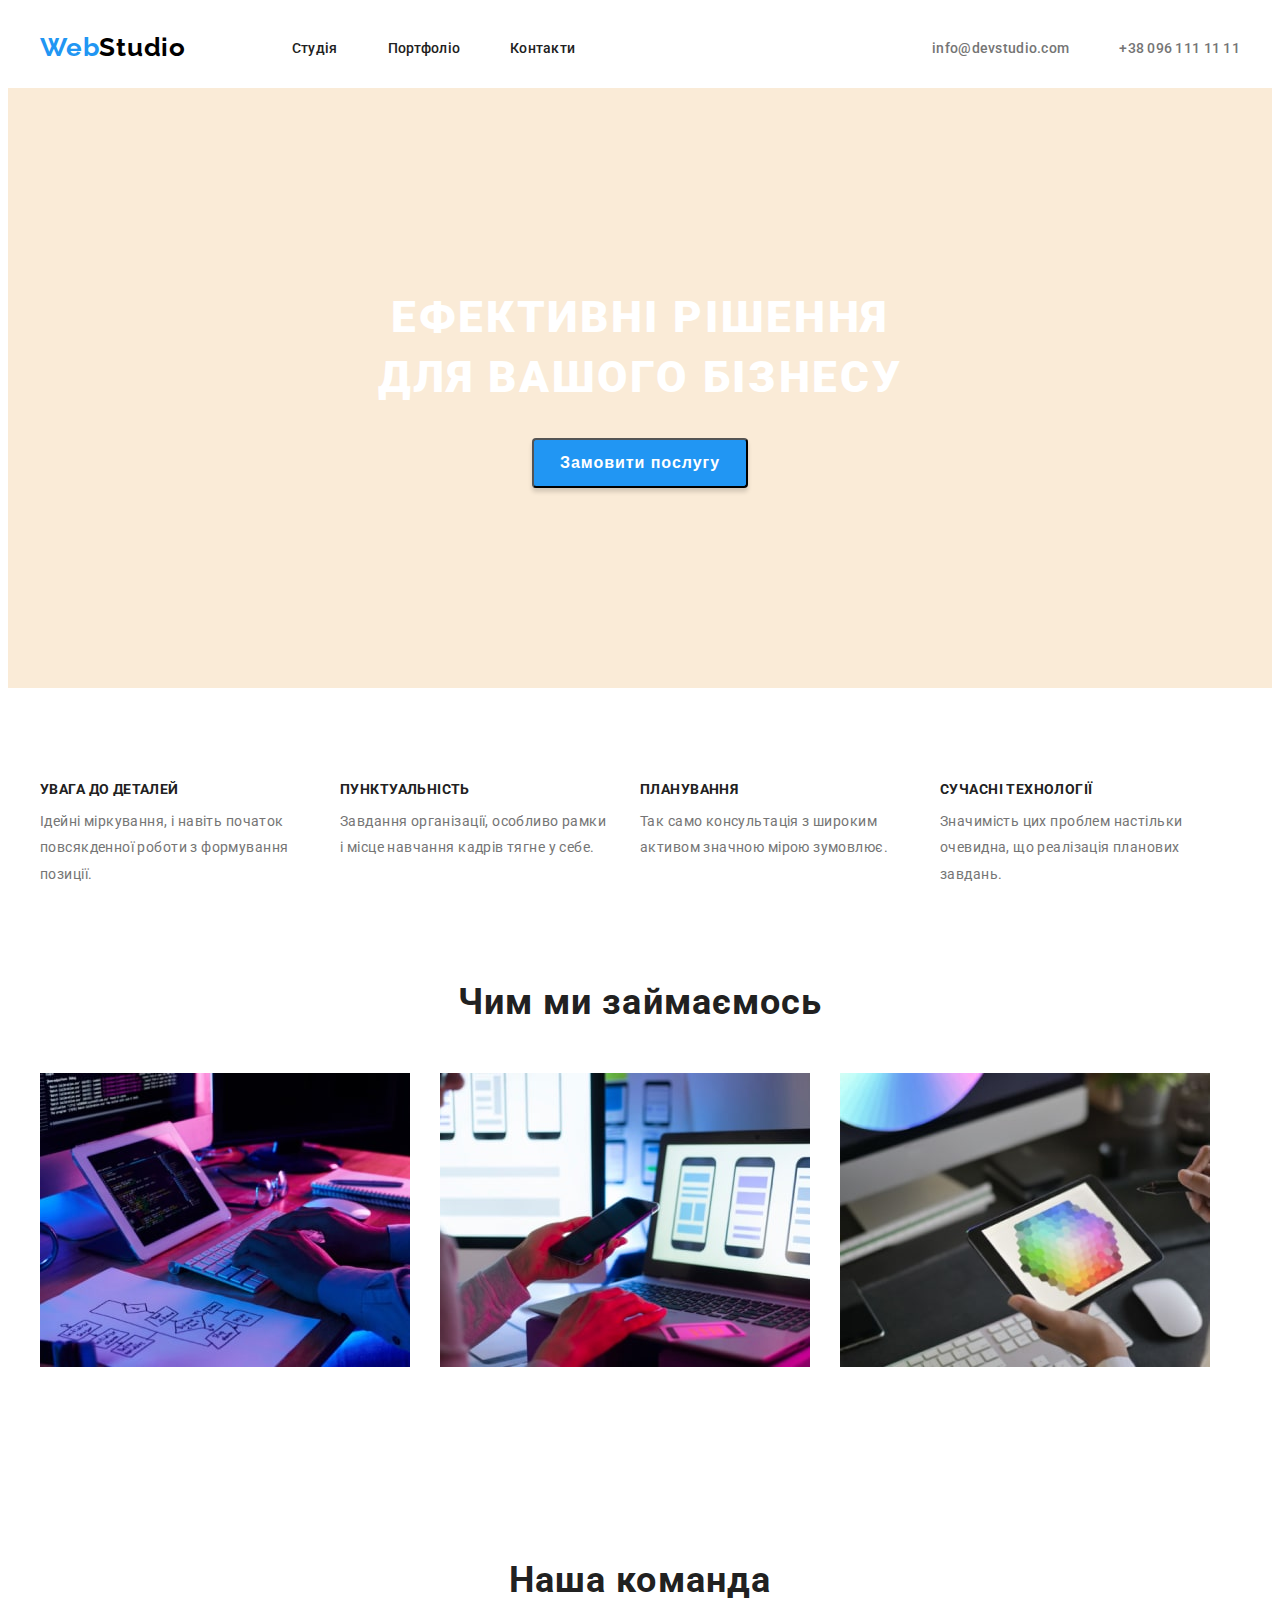
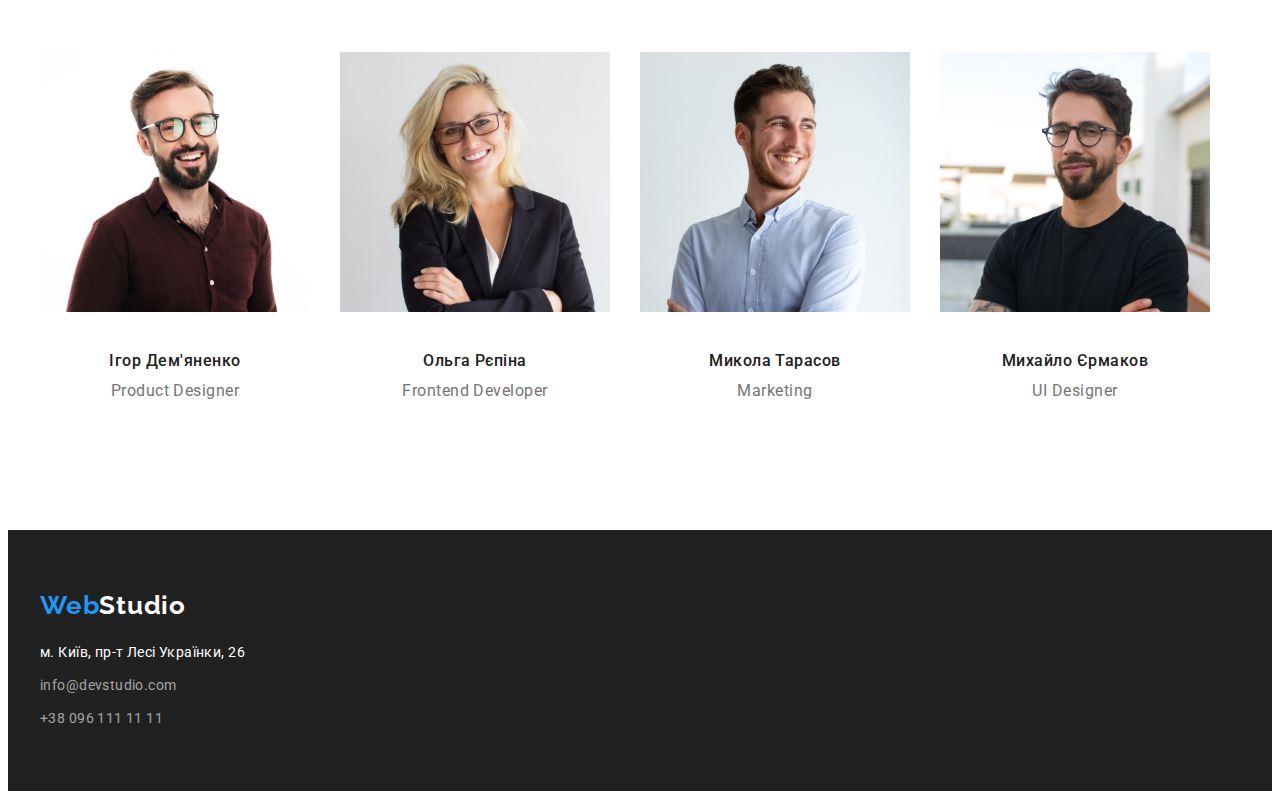
<file: index.html>
<!DOCTYPE html>
<html lang="uk">
  <head>
    <meta charset="UTF-8" />
    <meta http-equiv="X-UA-Compatible" content="IE=edge" />
    <meta name="viewport" content="width=device-width, initial-scale=1.0" />
    <title>WebStudio</title>
    <link
      rel="stylesheet"
      href="https://cdnjs.cloudflare.com/ajax/libs/modern-normalize/1.1.0/modern-normalize.min.css"
      integrity="sha512-wpPYUAdjBVSE4KJnH1VR1HeZfpl1ub8YT/NKx4PuQ5NmX2tKuGu6U/JRp5y+Y8XG2tV+wKQpNHVUX03MfMFn9Q=="
      crossorigin="anonymous"
      referrerpolicy="no-referrer"
    />
    <link rel="preconnect" href="https://fonts.googleapis.com" />
    <link rel="preconnect" href="https://fonts.gstatic.com" crossorigin />
    <link
      href="https://fonts.googleapis.com/css2?family=Raleway:wght@700&family=Roboto:wght@400;500;700;900&display=swap"
      rel="stylesheet"
    />
    <link rel="stylesheet" href="./css/style.css" />
  </head>
  <body>
    <header class="header">
      <div class="container header-container">
        <a class="logo-header link" href="./index.html">
          <span class="logo-web">Web</span>Studio</a
        >
        <nav>
          <ul class="header-list list">
            <li class="header-item">
              <a class="header-link link" href="./index.html">Студія</a>
            </li>
            <li class="header-item">
              <a class="header-link link" href="./portfolio.html">Портфоліо</a>
            </li>
            <li class="header-item">
              <a class="header-link link" href="./contacts.html">Контакти</a>
            </li>
          </ul>
        </nav>
        <ul class="header-contact list">
          <li class="header-tel">
            <a class="header-link-mail link" href="mailto:info@devstudio.com"
              >info@devstudio.com</a
            >
          </li>
          <li class="header-mail">
            <a class="header-link-tel link" href="tel:+380961111111"
              >+38 096 111 11 11</a
            >
          </li>
        </ul>
      </div>
    </header>
    <main>
      <section class="hero">
        <h1 class="hero-caption">
          Ефективні рішення<br />
          для вашого бізнесу
        </h1>
        <button class="hero-btn" type="button">Замовити послугу</button>
      </section>

      <section class="top-skill">
        <div class="container skill-container">
          <!--<h2>Сильні сторони</h2>-->
          <ul class="list skill">
            <li class="skill-item">
              <h3 class="skill-top-text">Увага до деталей</h3>
              <p class="skill-second-text">
                Ідейні міркування, і навіть початок повсякденної роботи з
                формування позиції.
              </p>
            </li>
            <li class="skill-item">
              <h3 class="skill-top-text">Пунктуальність</h3>
              <p class="skill-second-text">
                Завдання організації, особливо рамки і місце навчання кадрів
                тягне у себе.
              </p>
            </li>
            <li class="skill-item">
              <h3 class="skill-top-text">Планування</h3>
              <p class="skill-second-text">
                Так само консультація з широким активом значною мірою зумовлює.
              </p>
            </li>
            <li class="skill-item">
              <h3 class="skill-top-text">Сучасні технології</h3>
              <p class="skill-second-text">
                Значимість цих проблем настільки очевидна, що реалізація
                планових завдань.
              </p>
            </li>
          </ul>
        </div>
      </section>
      <section class="about">
        <div class="container about-container">
          <h2 class="about-caption">Чим ми займаємось</h2>
          <ul class="list about-list">
            <li class="about-link">
              <a href=""
                ><img
                  src="./images/box1.jpg"
                  alt="Програмування на планшеті"
                  width="370"
              /></a>
            </li>
            <li class="about-link">
              <a href=""
                ><img
                  src="./images/box2.jpg"
                  alt="Порівння зі створеним зображенням"
                  width="370"
              /></a>
            </li>
            <li class="about-link">
              <a href=""
                ><img
                  src="./images/box3.jpg"
                  alt="Вибір кольору з палітри на планшеті"
                  width="370"
              /></a>
            </li>
          </ul>
        </div>
      </section>
      <section class="team">
        <h2 class="team-caption">Наша команда</h2>
        <div class="container team-container">
          <ul class="list team-list">
            <li class="team-link">
              <img
                src="./images/igor-dem.jpg"
                alt="Ігор Дем'яненко"
                width="270"
              />
              <div class="key-info">
                <h3 class="team-name">Ігор Дем'яненко</h3>
                <p class="team-position" lang="en">Product Designer</p>
              </div>
            </li>
            <li class="team-link">
              <img src="./images/olga-rep.jpg" alt="Ольга Рєпіна" width="270" />
              <div class="key-info">
                <h3 class="team-name">Ольга Рєпіна</h3>
                <p class="team-position" lang="en">Frontend Developer</p>
              </div>
            </li>
            <li class="team-link">
              <img
                src="./images/mykola-tar.jpg"
                alt="Микола Тарасов"
                width="270"
              />
              <div class="key-info">
                <h3 class="team-name">Микола Тарасов</h3>
                <p class="team-position" lang="en">Marketing</p>
              </div>
            </li>
            <li class="team-link">
              <img
                src="./images/myhailo-erm.jpg"
                alt="Михайло Єрмаков"
                width="270"
              />
              <div class="key-info">
                <h3 class="team-name">Михайло Єрмаков</h3>
                <p class="team-position" lang="en">UI Designer</p>
              </div>
            </li>
          </ul>
        </div>
      </section>
    </main>
    <footer class="footer-style">
      <div class="container footer-container">
        <a class="logo-footer link" href="./index.html"
          ><span class="logo-web">Web</span>Studio</a
        >
        <section class="footer-address">
          <address class="address">
            <p class="address-inform">м. Київ, пр-т Лесі Українки, 26</p>
            <ul class="address-list list">
              <li class="address-contact">
                <a class="address-mail-link" href="mailto:info@devstudio.com"
                  >info@devstudio.com</a
                >
              </li>
              <li>
                <a class="address-tel-link" href="tel:+380961111111"
                  >+38 096 111 11 11</a
                >
              </li>
            </ul>
          </address>
        </section>
      </div>
    </footer>
  </body>
</html>
</file>
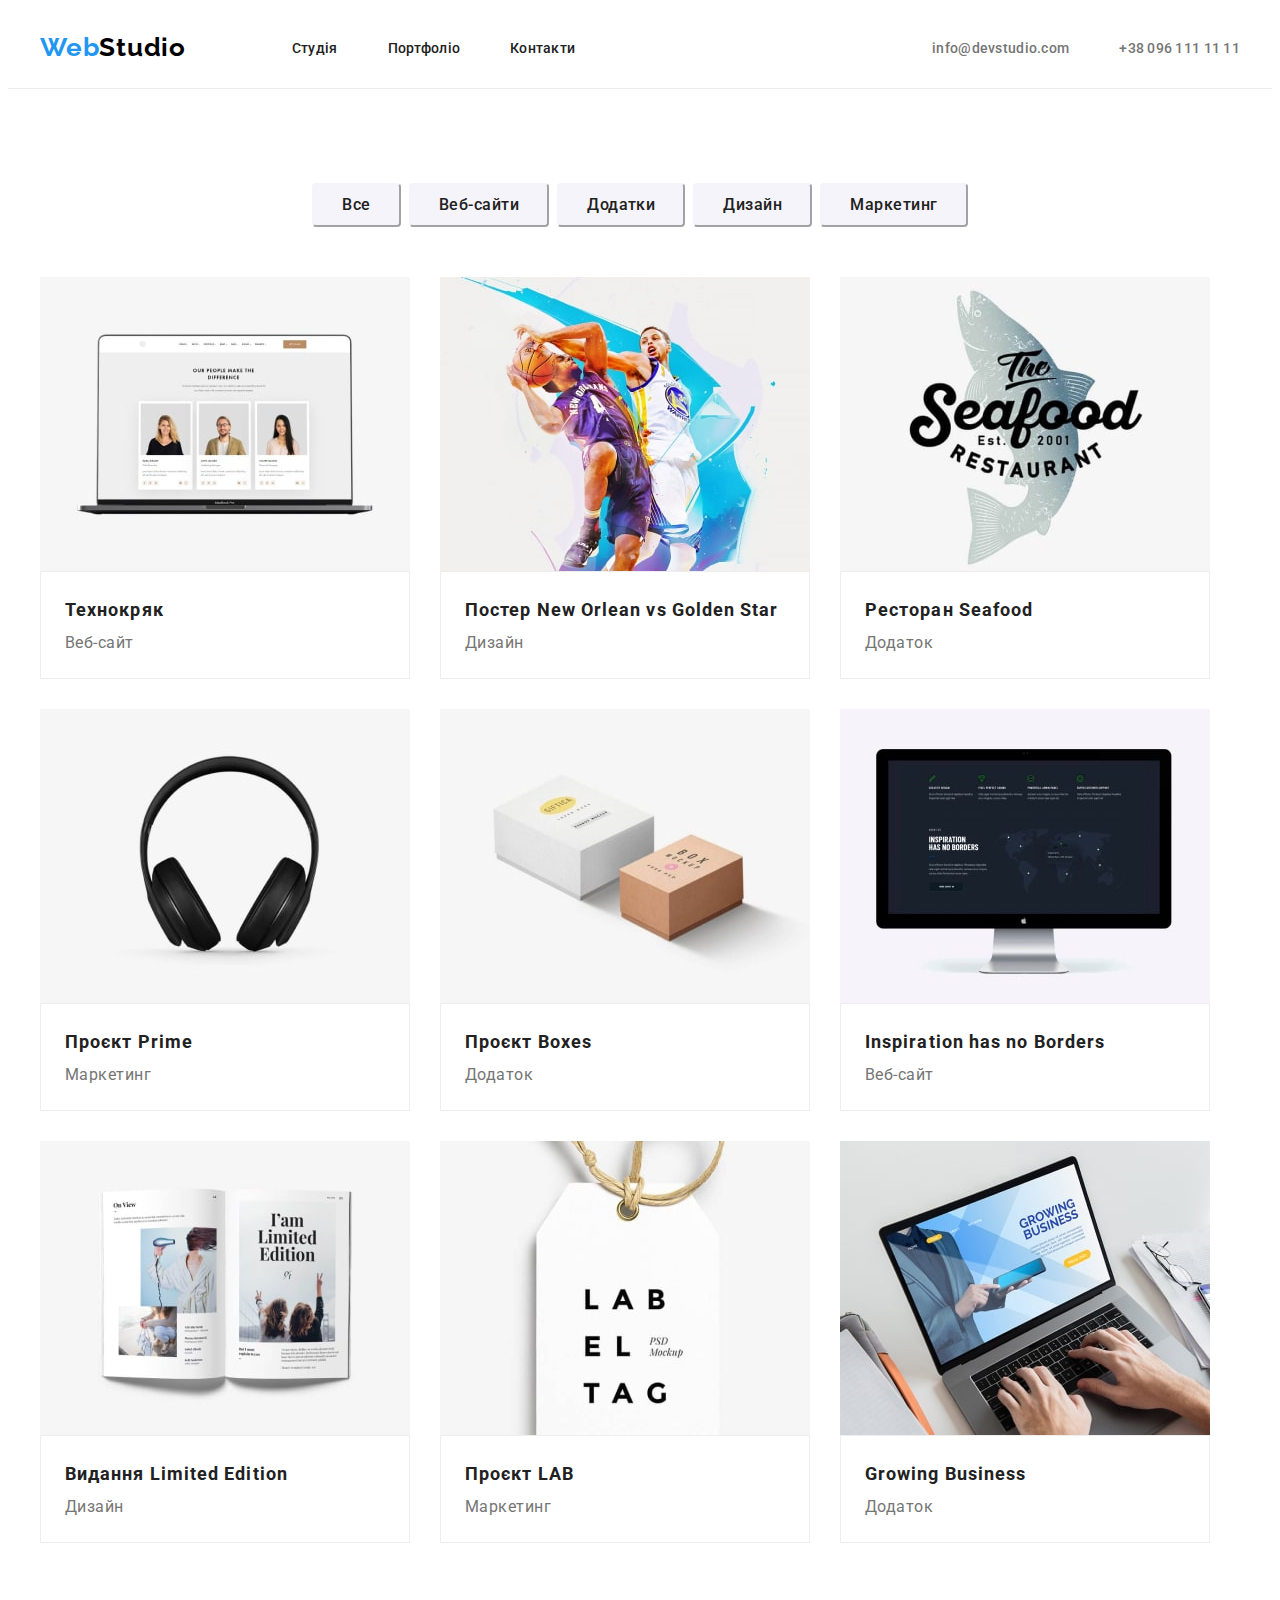
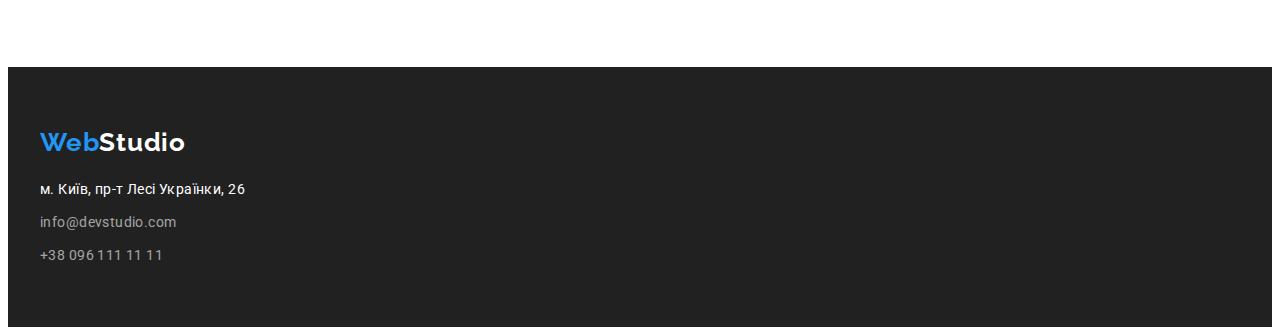
<file: portfolio.html>
<!DOCTYPE html>
<html lang="uk">
  <head>
    <meta charset="UTF-8" />
    <meta http-equiv="X-UA-Compatible" content="IE=edge" />
    <meta name="viewport" content="width=device-width, initial-scale=1.0" />
    <title>WebStudio</title>
    <link
      rel="stylesheet"
      href="https://cdnjs.cloudflare.com/ajax/libs/modern-normalize/1.1.0/modern-normalize.min.css"
      integrity="sha512-wpPYUAdjBVSE4KJnH1VR1HeZfpl1ub8YT/NKx4PuQ5NmX2tKuGu6U/JRp5y+Y8XG2tV+wKQpNHVUX03MfMFn9Q=="
      crossorigin="anonymous"
      referrerpolicy="no-referrer"
    />
    <link rel="preconnect" href="https://fonts.googleapis.com" />
    <link rel="preconnect" href="https://fonts.gstatic.com" crossorigin />
    <link
      href="https://fonts.googleapis.com/css2?family=Raleway:wght@700&family=Roboto:wght@400;500;700;900&display=swap"
      rel="stylesheet"
    />
    <link rel="stylesheet" href="./css/style.css" />
  </head>
  <body>
    <header class="header header-line">
      <div class="container header-container">
        <a class="logo-header link" href="./index.html">
          <span class="logo-web">Web</span>Studio</a
        >
        <nav>
          <ul class="header-list list">
            <li class="header-item">
              <a class="header-link link" href="./index.html">Студія</a>
            </li>
            <li class="header-item">
              <a class="header-link link" href="./portfolio.html">Портфоліо</a>
            </li>
            <li class="header-item">
              <a class="header-link link" href="./contacts.html">Контакти</a>
            </li>
          </ul>
        </nav>
        <ul class="header-contact list">
          <li class="header-tel">
            <a class="header-link-mail link" href="mailto:info@devstudio.com"
              >info@devstudio.com</a
            >
          </li>
          <li class="header-mail">
            <a class="header-link-tel link" href="tel:+380961111111"
              >+38 096 111 11 11</a
            >
          </li>
        </ul>
      </div>
    </header>
    <main>
      <section class="portfolio-section">
        <!-- h1 Portfolio -->
        <!-- Portfolio btn -->
        <div class="container">
          <ul class="list list-container">
            <li class="portfoilio-link">
              <button class="portfolio-btn" type="button">
                <span class="portfolio-btn-text">Все</span>
              </button>
            </li>
            <li class="portfoilio-link">
              <button class="portfolio-btn" type="button">
                <span class="portfolio-btn-text">Веб-сайти</span>
              </button>
            </li>
            <li class="portfoilio-link">
              <button class="portfolio-btn" type="button">
                <span class="portfolio-btn-text">Додатки</span>
              </button>
            </li>
            <li class="portfoilio-link">
              <button class="portfolio-btn" type="button">
                <span class="portfolio-btn-text">Дизайн</span>
              </button>
            </li>
            <li class="portfoilio-link">
              <button class="portfolio-btn" type="button">
                <span class="portfolio-btn-text">Маркетинг</span>
              </button>
            </li>
          </ul>
        <!-- </div> -->
        <!-- Portfolio case -->
        <!-- <div class="container"> -->
          <ul class="portfolio-list list">
              <li class="portfolio-link">  
                <img class="portfolio-img" 
                src="./images/tehnokryak.jpg" 
                alt="Планшет" 
                width="370" />
                <div class="portolio-card" ><h2 class="portfolio-top-caption">Технокряк</h2>
                <p class="portfolio-description">Веб-сайт</p></div>
              </li>
              <li class="portfolio-link">
                <img class="portfolio-img"
                  src="./images/poster.jpg"
                  alt="Два баскетболіста"
                  width="370"
                />
                <div class="portolio-card" ><h2 class="portfolio-top-caption">
                  Постер New Orlean vs Golden Star
                </h2>
                <p class="portfolio-description">Дизайн</p></div>
              </li>
              <li class="portfolio-link">
                <img class="portfolio-img"
                  src="./images/restaurant.jpg"
                  alt="Логотип ресторану"
                  width="370"
                />
                <div class="portolio-card" ><h2 class="portfolio-top-caption">Ресторан Seafood</h2>
                <p class="portfolio-description">Додаток</p></div>
              </li>
              <li class="portfolio-link">
                <img class="portfolio-img" 
                src="./images/prime.jpg" 
                alt="Навушники" 
                width="370" />
                <div class="portolio-card" ><h2 class="portfolio-top-caption">Проєкт Prime</h2>
                <p class="portfolio-description">Маркетинг</p></div>
              </li>
              <li class="portfolio-link">
                <img class="portfolio-img" 
                src="./images/boxes.jpg" 
                alt="Дві коробки" 
                width="370" />
                <div class="portolio-card" ><h2 class="portfolio-top-caption">Проєкт Boxes</h2>
                <p class="portfolio-description">Додаток</p></div>
              </li>
              <li class="portfolio-link">
                <img class="portfolio-img"
                  src="./images/boders.jpg"
                  alt="Карта на моніторі"
                  width="370"
                />
                <div class="portolio-card" ><h2 class="portfolio-top-caption">Inspiration has no Borders</h2>
                <p class="portfolio-description">Веб-сайт</p></div>
              </li>
              <li class="portfolio-link">
                <img class="portfolio-img"
                  src="./images/vydannya.jpg"
                  alt="Відкритий журнал"
                  width="370"
                />
                <div class="portolio-card" ><h2 class="portfolio-top-caption">Видання Limited Edition</h2>
                <p class="portfolio-description">Дизайн</p></div>
               
              </li>
              <li class="portfolio-link">
                <img class="portfolio-img" 
                src="./images/lab.jpg" 
                alt="Етикетка" 
                width="370" />
                <div class="portolio-card" ><h2 class="portfolio-top-caption">Проєкт LAB</h2>
                <p class="portfolio-description">Маркетинг</p></div>
                
              </li>
              <li class="portfolio-link">
                <img class="portfolio-img"
                  src="./images/growing.jpg"
                  alt="Відкритий додаток"
                  width="370"
                />
                <div class="portolio-card" ><h2 class="portfolio-top-caption">Growing Business</h2>
                <p class="portfolio-description">Додаток</p></div>
                
              </li>
            </ul>
          </section>
        </div>
        
    </main>
     <footer class="footer-style">
      <div class="container footer-container">
        <a class="logo-footer link" href="./index.html"
          ><span class="logo-web">Web</span>Studio</a
        >
        <section class="footer-address">
          <address class="address">
            <p class="address-inform">м. Київ, пр-т Лесі Українки, 26</p>
            <ul class="address-list list">
              <li class="address-contact">
                <a class="address-mail-link" href="mailto:info@devstudio.com"
                  >info@devstudio.com</a
                >
              </li>
              <li>
                <a class="address-tel-link" href="tel:+380961111111"
                  >+38 096 111 11 11</a
                >
              </li>
            </ul>
          </address>
        </section>
      </div>
    </footer>
  </body>
</html>
</file>
<file: css/style.css>
:root{
    --accent-color: #2196F3;
    --top-text-color:#212121;
    --second-text-color:#757575;
}

body{
    font-family: 'roboto', sans-serif;
}
p,h1,h2,h3,h4,h5,h6{
    margin: 0;
}
ul{
    margin: 0;
    padding-left: 0;
}
/*---------------------------HEADER------------------*/

.container{
    width: 1200px;
    padding-left: 15px;
    padding-right: 15px;
    margin: 0 auto;
    /* outline: 2px solid red; */
}
.header-container{
        display: flex;
        align-items: center;
        justify-content: space-between;
}
/* header-logo */
.list{
    list-style: none;
}
.link{
    text-decoration: none;
}
.logo-header{
    font-family: 'Raleway', sans-serif;
    font-style: normal;
    margin-right: 93px;
    padding-top: 24px;
    padding-bottom: 25px;
    font-weight: 700; 
    font-size: 26px;
    line-height: 1.19;
    letter-spacing: 0.03em;
    color: #000000;
}
.logo-web{
    color: var(--accent-color);
}
/* header-navigation */
.header-list{
    display: flex;
    margin-right: 344px;
}
.header-item{
    margin-right: 50px;
}
.header-item:last-child {
    margin-right: 0px;
}
.header-link{
    font-weight: 500;
    font-size: 14px;
    line-height: 1.14;
    letter-spacing: 0.02em;
    color: var(--top-text-color);
}
.header-link:hover{
    color: var(--accent-color)
}
.header-link:focus{
    color: var(--accent-color)
}
/* contacts */
.header-contact{
    display: flex;
}
.header-link-mail{
    font-family: 'Roboto';
    font-style: normal;
    padding-right: 50px;
    font-weight: 500;
    font-size: 14px;
    line-height: 1.14;
    letter-spacing: 0.02em;    
    color: var(--second-text-color);
}
.header-link-tel{
    font-weight: 500;
    font-size: 14px;
    line-height: 1.14;
    letter-spacing: 0.02em;
    color: var(--second-text-color);
}
.header-link-mail:hover, 
.header-link-tel:hover{
    color: var(--accent-color)
}
.header-link-mail:focus,
.header-link-tel:focus {
    color: var(--accent-color)
}
/* header to portfolio page */
.header-line{
    border-bottom: 1px solid #ECECEC;
}

/*----------------------------------------HERO-----------------------------------*/
.hero{
    text-align: center;
    background-color: antiquewhite;
    padding-top: 200px;
    padding-bottom: 200px;
}
.hero-caption{
    margin-bottom: 30px;
    font-weight: 900;
    font-size: 44px;
    line-height: 1.36;
    letter-spacing: 0.06em;
    text-transform: uppercase;
    color: #FFFFFF;
}
.hero-btn{
    font-weight: 700;
    font-size: 16px;
    line-height: 1.88;
    align-items: center;
    text-align: center;
    letter-spacing: 0.06em;
    color: #FFFFFF;
    cursor: pointer;
    
    width: 216px;
    height: 50px;
    background: var(--accent-color);
    box-shadow: 0px 4px 4px rgba(0, 0, 0, 0.15);
    border-radius: 4px;
}
.hero-btn-text{
    font-weight: 700;
    font-size: 16px;
    line-height: 1.88;
    display: flex;
    align-items: center;
    text-align: center;
    letter-spacing: 0.06em;
    color: #FFFFFF;
    cursor: pointer;
}

/*----------------------------------------SKILL--------------------------------*/

.top-skill{
    padding-top: 94px;
    padding-bottom: 94px;
}
.skill-container {
    display: flex;
    align-items: center;
    justify-content: space-between;
}
.skill{
    display: flex;
}

.skill-item{
    width: 270px;
    margin-right: 30px;
    justify-content: space-between;
}
.skill-item:last-child{
    margin-right: 0px;
}

.skill-top-text{
    margin-bottom: 10px;
    font-weight: 700;
    font-size: 14px;
    line-height: 1.14;
    letter-spacing: 0.03em;
    text-transform: uppercase;
    color: var(--top-text-color);
}
.skill-second-text{
    font-size: 14px;
    line-height: 1.9;
    letter-spacing: 0.03em;
    color: var(--second-text-color);
}
/*----------------------------------------ABOUT--------------------------------*/
.about-container{
    width: 1200px;
    padding-left: 15px;
    padding-right: 15px;
    margin: 0 auto;
    /* display: flex; */
    align-items: center;
    justify-content: space-between;
}
.about{
    padding-bottom: 94px;
}
.about-caption{
    margin-bottom: 50px;
    font-weight: 700;
    font-size: 36px;
    line-height: 1.17;
    text-align: center;
    letter-spacing: 0.03em;    
    color: var(--top-text-color);
}
.about-list{
    display: flex;
}
.about-link{
    margin-right: 30px;
    padding-bottom: 0;
}
.about-link:last-child{
    margin-right: 0;
}
/*----------------------------------------TEAM--------------------------------*/
.team{
    padding-top: 94px;
    padding-bottom: 94px;
}
.team-container{
    display: flex;
    align-items: center;
    justify-content: space-between;
}
.team-list{
    display: flex;
}
.team-link{
    margin-right: 30px;
}
.team-caption{
    /* padding-top: 94px; */
    margin-bottom: 50px;
    font-style: normal;
    font-weight: 700;
    font-size: 36px;
    line-height: 1.17;
    text-align: center;
    letter-spacing: 0.03em;
    color: var(--top-text-color);
}
.key-info{
    padding-top: 30px;
    padding-bottom: 30px;
}
.team-name{
    font-weight: 500;
    font-size: 16px;
    line-height: 1.9;
    text-align: center;
    letter-spacing: 0.03em;
    color: var(--top-text-color);
}
.team-position{
    font-style: normal;
    font-size: 16px;
    line-height: 1.9;
    text-align: center;
    letter-spacing: 0.03em;
    color: var(--second-text-color);
}
/*----------------------------------------PORTFOLIO--------------------------------*/
.portfolio-section{
    padding-top: 94px;
    padding-bottom: 94px;
}
.list-container{
    display: flex;
    justify-content: center;
    text-align: center;
    margin-bottom: 50px;
    /* margin-right: 8px; */
}
.portfoilio-link{
    margin-right: 8px;
}
.portfoilio-link:last-child{
    margin-right: 0;
}
.portfolio-btn{
    display: inline-flex;
    /* margin-right: 8px; */
    /* margin-top: 94px; */
    background: #F5F4FA;
    border-radius: 4px;
    border-color: #F5F4FA;
}
.portfolio-btn:last-child{
    margin-right: 0px;
}
.portfolio-btn:hover,
.portfolio-btn:focus{
    background: var(--accent-color);
    cursor: pointer;
}

.portfolio-btn-text{
    font-family: 'Roboto';
    font-style: normal;
    font-weight: 500;
    font-size: 16px;
    line-height: 1.62;
    text-align: center;
    letter-spacing: 0.03em;
    padding-top: 6px;
    padding-bottom: 6px;
    padding-right: 22px;
    padding-left: 22px;
    color: var(--top-text-color);
}
.portfolio-btn-text:hover,
.portfolio-btn-text:focus {
    color: #FFFFFF;
    cursor: pointer;
}
.portfolio-list{
    display: flex;
    flex-wrap: wrap;
}
.portfolio-link{
    display: block;
    width: 370px;
    margin-right: 30px;
    margin-bottom: 30px;
}
.portfolio-link:nth-child(3n+3){
    margin-right: 0px;
}
.portfolio-img{
    display: block;
    margin-bottom: 0;
}
.portolio-card{
    padding-top: 20px;
    padding-right: 24px;
    padding-bottom: 20px;
    padding-left: 24px;
    border: 1px solid #EEEEEE;
}
.portfolio-top-caption{
    font-weight: 700;
    font-size: 18px;
    line-height: 2;
    letter-spacing: 0.06em;
    color: var(--top-text-color);
}
.portfolio-description{
    font-size: 16px;
    line-height: 1.88;
    letter-spacing: 0.03em;
    color: var(--second-text-color);
}
/*----------------------------------------FOOTER--------------------------------*/
.footer-style{
background-color: #212121;
padding-top: 60px;
padding-bottom: 60px;
}
.logo-footer{
    display: inline-flex;
    font-family: 'Raleway', sans-serif;
    font-style: normal;
    font-weight: 700;
    font-size: 26px;
    line-height: 1.19;
    letter-spacing: 0.03em;
    color: #FFFFFF;
    /* margin-top: 60px; */
    margin-bottom: 20px;
}
/* .footer-address{
    display: flex;
} */
.address{
    /* display: flex; */
    font-style: normal;
    font-weight: 400;
    font-size: 14px;
    line-height: 1.7;    
    letter-spacing: 0.03em;
    /* margin-bottom: 60px; */
}
.address-list{
    /* padding-bottom: 60px; */
}
.address-inform{
    color: #FFFFFF;
    margin-bottom: 9px;
}
.address-mail-link{
    display: inline-flex;
    font-family: 'Roboto', sans-serif;
    color: rgba(255, 255, 255, 0.6);
    text-decoration: none;
    margin-bottom: 9px;
}
.address-tel-link{
    font-family: 'Roboto', sans-serif;
    color: rgba(255, 255, 255, 0.6);
    text-decoration: none;
}
</file>
